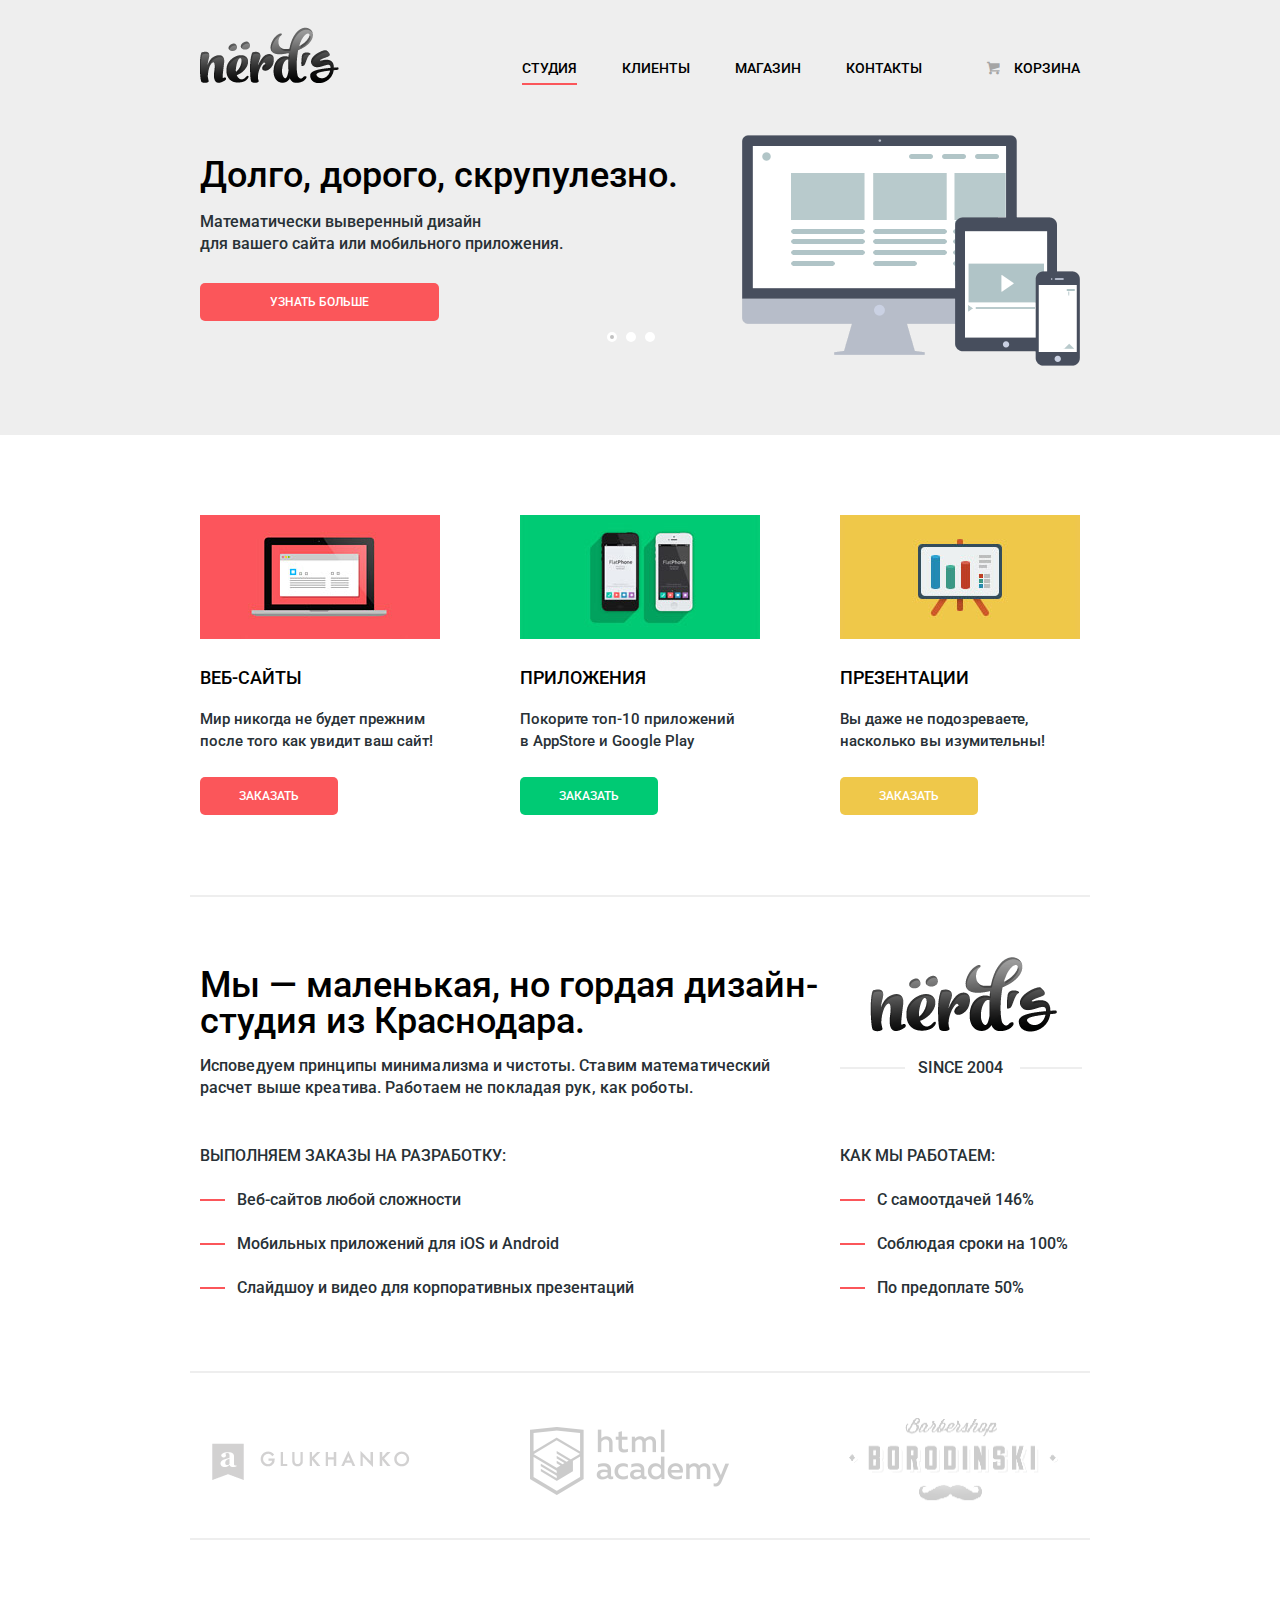
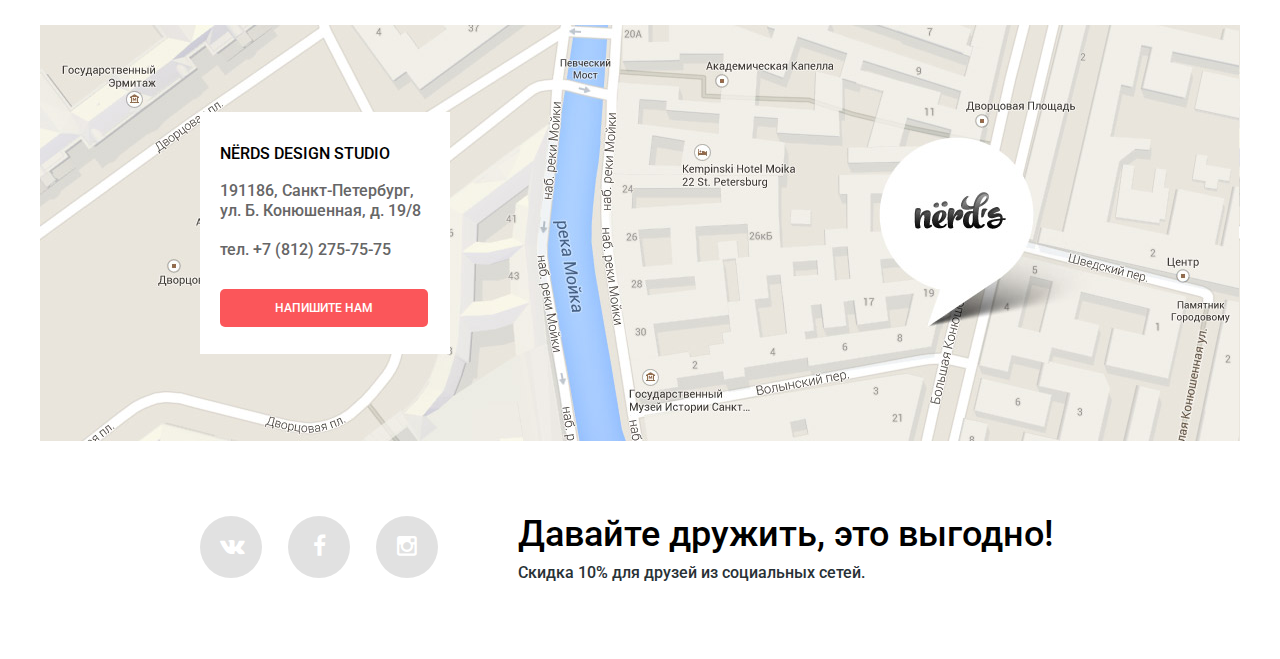
<file: index.html>
<!DOCTYPE html>
<html lang="ru">
  <head>
    <meta charset="utf-8">
    <title>HTML Academy: Нёрдс</title>
    <link href="https://fonts.googleapis.com/css?family=Roboto:500,700&subset=latin,cyrillic" rel="stylesheet" type="text/css">
    <link rel="stylesheet" href="css/normalize.css">
    <link rel="stylesheet" href="css/style.min.css">
  </head>
  <body>

    <header class="main-header">
      <div class="container">
        <div class="header-top clearfix">
          <div class="logo">
            <img src="img/logo.png" width="139" height="56" alt="Nerds">
          </div>
          <nav class="main-menu">
           <ul>
            <li class="on-page">Студия</li>
            <li><a href="#">Клиенты</a></li>
            <li><a href="catalog.html">Магазин</a></li>
            <li><a href="#">Контакты</a></li>
           </ul>
          </nav>
          <div class="user-block">
            <a class="basket" href="#"><span class="icon-basket"></span>Корзина</a>
          </div>
        </div>
      </div>
    </header>
    <!-- end main-header -->

    <!-- slider -->
    <div class="slider">
      <div class="slider-content">
       <input type="radio" id="btn-1" name="toggle" checked>
       <input type="radio" id="btn-2" name="toggle">
       <input type="radio" id="btn-3" name="toggle">
       <div class="slider-controls">
        <label for="btn-1"></label>
        <label for="btn-2"></label>
        <label for="btn-3"></label>
       </div>

       <div class="slides">
        <div class="slide">
         <div class="slide-text">
          <b class="slide-title">Долго, дорого, скрупулезно.</b>
          <p>Математически выверенный дизайн<br> для вашего сайта или мобильного приложения.</p>
          <a class="btn btn-slide btn-red" href="#">Узнать больше</a></div>
        </div>

        <div class="slide">
         <div class="slide-text">
          <div class="slide-title">Любите ли вы математику,<br> как любим ее мы?</div>
          <p>Нашим дизайнерам мы удаляем нейроны, ответственные<br> за креатив, чтобы дать им возможность все просчитать.</p>
          <a class="btn btn-slide btn-red" href="#">Узнать больше</a></div>
        </div>

        <div class="slide">
         <div class="slide-text">
          <div class="slide-title">Только наркотики,<br> только хардкор!</div>
          <p>Все дизайнерские решения в нашей компании принимаются только под воздействием
            качественных галлюциногенов.</p>
          <a class="btn btn-slide btn-red" href="#">Узнать больше</a></div>
        </div>
       </div>
      </div>
    </div>

  <!-- end slider -->

    <main>
      <section class="features">
       <div class="container clearfix">
        <div class="features-item">
          <img src="img/index-web.jpg" width="240" height="124" alt="Веб-сайты">
          <h2>Веб-сайты</h2>
          <p>Мир никогда не будет прежним после того как увидит ваш сайт!</p>
          <a class="btn btn-red" href="#">Заказать</a>
        </div>

        <div class="features-item">
          <img src="img/index-applications.jpg" width="240" height="124" alt="Приложения">
          <h2>Приложения</h2>
          <p>Покорите топ-10 приложений<br> в AppStore и Google Play</p>
          <a class="btn btn-green" href="#">Заказать</a>
        </div>

        <div class="features-item">
          <img src="img/index-presentations.jpg" width="240" height="124" alt="Презентации">
          <h2>Презентации</h2>
          <p>Вы даже не подозреваете, насколько вы изумительны!</p>
          <a class="btn btn-yellow" href="#">Заказать</a>
        </div>
       </div>
      </section>
  <!-- end features -->

      <section class="index-content">
        <div class="container clearfix">
         <div class="index-content-left">
          <div class="index-promo">Мы — маленькая, но гордая дизайн-студия из Краснодара.
          </div>
          <p class="index-promo-description">Исповедуем принципы минимализма и чистоты. Ставим математический расчет выше креатива. Работаем не покладая рук, как роботы.</p>
          <h3 class="promo-list-title">Выполняем заказы на разработку:</h3>
          <ul class="promo-list">
           <li>Веб-сайтов любой сложности</li>
           <li>Мобильных приложений для iOS и Android</li>
           <li>Слайдшоу и видео для корпоративных презентаций</li>
          </ul>
         </div>

         <div class="index-content-right">
          <img src="img/index-logo.png" width="187" height="75" alt="Nerds since 2004">
          <p class="logo-title">Since 2004</p>
          <h3 class="promo-list-title promo-list-title-special">Как мы работаем:</h3>
          <ul class="promo-list">
            <li>С самоотдачей 146%</li>
            <li>Соблюдая сроки на 100%</li>
            <li>По предоплате 50%</li>
          </ul>
         </div>
        </div>
      </section>
  <!-- end index-content -->

      <div class="logos-list">
        <div class="container clearfix">
         <div class="logo-item logo-glukhanko"><a href="#"><img src="img/index-glukhanko.png" width="198" height="37" alt="Glukhanko"></a>
         </div>
         <div class="logo-item logo-htmlacademy"><a href="#"><img src="img/index-htmlacademy.png" width="199" height="68" alt="html academy"></a>
         </div>
         <div class="logo-item logo-borodinsky"><a href="#"><img src="img/index-borodinsky.png" width="209" height="86" alt="Borodinski"></a>
         </div>
       </div>
     </div>
    </main>
  <!-- end logos-list -->

  <section class="map">
      <div id="yandex-map"></div>
      <div class="contacts">
        <h3>Nёrds design studio</h3>
        <p>191186, Санкт-Петербург,<br>
          ул. Б. Конюшенная, д. 19/8</p>
        <a class="phone" href="tel.:+7(812)275-75-75">тел. +7 (812) 275-75-75</a>
        <a class="btn btn-contacts btn-red" href="#">Напишите нам</a>
      </div>
  </section>
  <!-- end map -->

    <footer class="main-footer">
      <div class="container clearfix">
          <div class="footer-social">
            <a class="social" href="#">Вконтакте<span class="icon-vk"></span></a>
            <a class="social" href="#">Фейсбук<span class="icon-facebook"></span></a>
            <a class="social" href="#">Инстаграм<span class="icon-instagramm"></span></a>
          </div>
          <div class="discount">
            <div class="index-promo">Давайте дружить, это выгодно!
            </div>
            <p>Скидка 10% для друзей из социальных сетей.</p>
          </div>
        </div>
    </footer>

    <div class="modal-content">
      <button class="modal-content-close" type="button" title="Закрыть"></button>
      <form class="comment-form" action="https://echo.htmlacademy.ru" method="post">
       <div class="clearfix">
        <div class="username-content">
          <label for="username-field">Ваше имя:</label>
          <input type="text" name="username" id="username-field" placeholder="Представьтесь, пожалуйста">
        </div>
        <div class="email-content">
          <label for="email-field">Ваш e-mail</label>
          <input type="text" name="email" id="email-field" placeholder="Для отправки ответа">
        </div>
       </div>
        <label for="comment-field">Текст письма</label>
        <textarea name="comment" id="comment-field" rows="5">В свободной форме</textarea>
        <button class="btn btn-modal btn-red" type="submit" title="Отправить">Отправить</button>
      </form>
    </div>

  <script type="text/javascript" charset="utf-8" src="https://api-maps.yandex.ru/services/constructor/1.0/js/?sid=Scouh-xEDebW1wq-05rNnuZiOnHB8fqv&width=1200&height=416&lang=ru_RU&sourceType=constructor&id=yandex-map"></script>
  <script src="js/script.min.js"></script>
 </body>
</html>
</file>
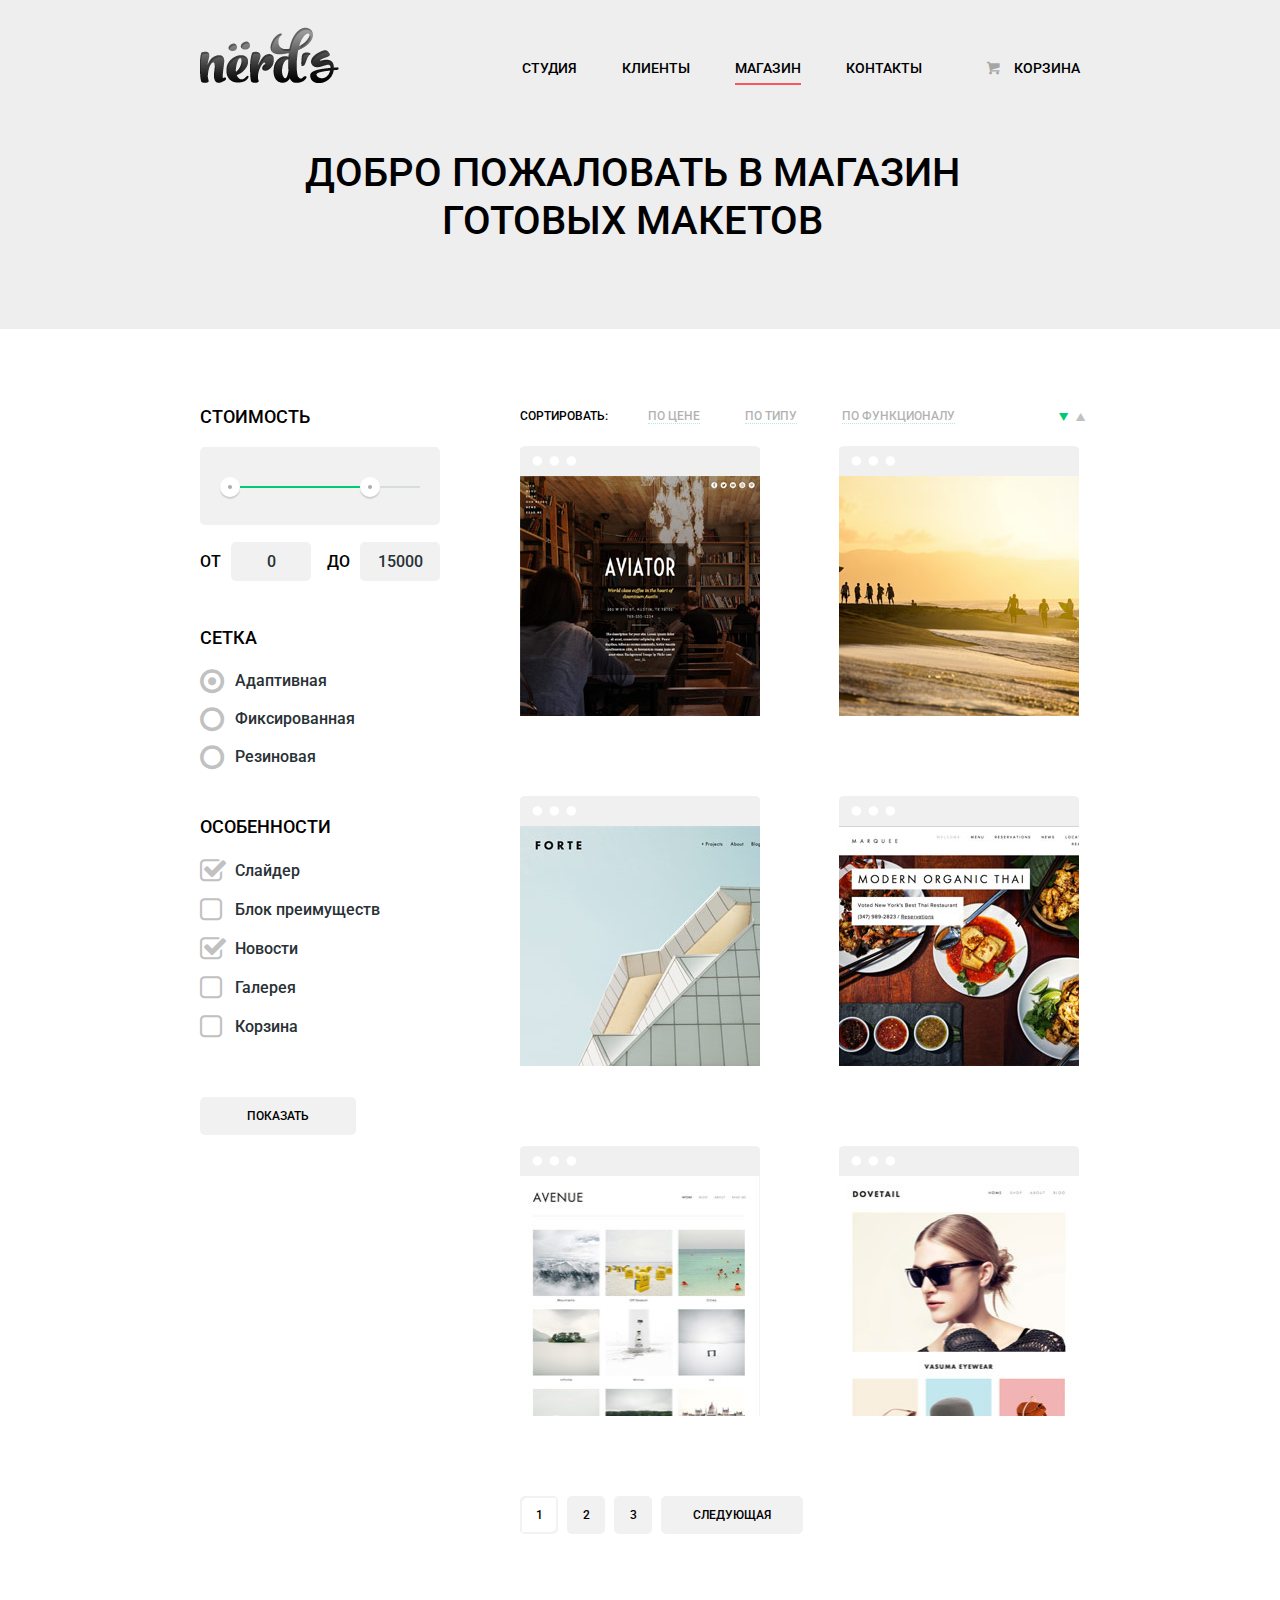
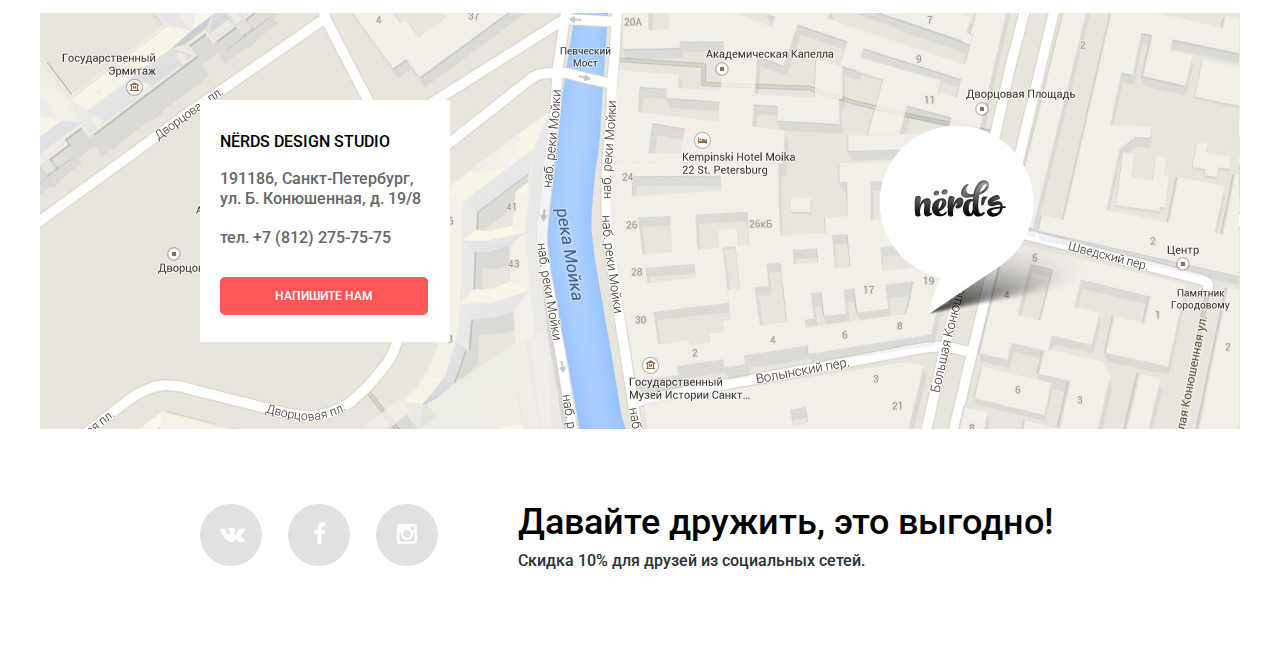
<file: catalog.html>
<!DOCTYPE html>
<html lang="ru">
  <head>
    <meta charset="utf-8">
    <title>Каталог Нёрдс</title>
    <link href="https://fonts.googleapis.com/css?family=Roboto:500,700&subset=latin,cyrillic" rel="stylesheet" type="text/css">
    <link rel="stylesheet" href="css/normalize.css">
    <link rel="stylesheet" href="css/style.min.css">
  </head>
  <body>

    <header class="main-header">
      <div class="container clearfix">
        <div class="logo">
          <a href="index.html"><img src="img/logo.png" width="139" height="56" alt="Nerds"></a>
        </div>
        <nav class="main-menu">
          <ul>
            <li><a href="index.html">Студия</a></li>
            <li><a href="#">Клиенты</a></li>
            <li class="on-page">Магазин</li>
            <li><a href="#">Контакты</a></li>
          </ul>
        </nav>
        <div class="user-block">
          <a class="cart" href="#"><span class="icon-basket"></span>Корзина</a>
        </div>
      </div>
    </header>
  <!-- end main-header -->

   <div class="welcome">
     <div class="container">
       <div class="welcome-text">Добро пожаловать в магазин готовых макетов</div>
     </div>
   </div>

    <main>
     <div class="catalog-content">
       <div class="container clearfix">
        <form class="filter-form" action="https://echo.htmlacademy.ru" method="post">

         <div class="range-filter">
          <h2>Стоимость</h2>
          <div class="range-controls">
            <div class="scale">
              <div class="bar" style="margin-left: 0%; width: 70%"></div>
            </div>
            <div class="toggle toggle-min"></div>
            <div class="toggle toggle-max"></div>
          </div>
          <div class="price-controls">
            <label class="min-price">от<input name="min-price" type="text" value="0"></label>
            <label class="max-price">до<input name="max-price" type="text" value="15000"></label>
          </div>
         </div>

          <div class="filter-item">
            <h2>Сетка</h2>
            <input type="radio" name="grids" value="responsive" id="responsive-field" checked>
            <label for="responsive-field">Адаптивная</label>
            <input type="radio" name="grids" value="fixed" id="fixed-field">
            <label for="fixed-field">Фиксированная</label>
            <input type="radio" name="grids" value="fluid" id="fluid-field">
            <label for="fluid-field">Резиновая</label>
          </div>

          <div class="filter-item">
            <h2>Особенности</h2>
            <input type="checkbox" name="slider" id="slider-field" checked>
            <label for="slider-field">Слайдер</label>
            <input type="checkbox" name="advantage" id="advantage-field">
            <label for="advantage-field">Блок преимуществ</label>
            <input type="checkbox" name="news" id="news-field" checked>
            <label for="news-field">Новости</label>
            <input type="checkbox" name="gallery" id="gallery-field">
            <label for="gallery-field">Галерея</label>
            <input type="checkbox" name="cart" id="cart-field">
            <label for="cart-field">Корзина</label>
          </div>
          <button class="btn btn-show btn-gray">Показать</button>
        </form>

  <!-- end form -->

       <div class="catalog-items">

        <div class="sort">
          <h4>Сортировать:</h4>
          <ul>
            <li><a href="#">По цене</a></li>
            <li><a href="#">По типу</a></li>
            <li><a href="#">По функционалу</a></li></ul>
          <div class="arrows">
            <a href="#" class="icon-down-dir active"></a>
            <a href="#" class="icon-up-dir"></a>
          </div>
        </div>

        <div class="catalog-list">
          <div class="catalog-item">
            <a href="#"><img src="img/catalog-aviator.jpg" width="240" height="240" alt="Aviator"></a>
            <div class="item-price">
              <h2 class="item-title">Aviator</h2>
              <p class="item-text">Одностраничный макет<br> с авторским дизайном</p>
              <a class="btn btn-price btn-red" href="#">8000 р.</a>
            </div>
          </div>
          <div class="catalog-item">
            <a href="#"><img src="img/catalog-sunset.jpg" width="240" height="240" alt="Sunset"></a>
            <div class="item-price">
              <h2 class="item-title">Sunset</h2>
              <p class="item-text">Интернет-магазин<br> с личным кабинетом</p>
              <a class="btn btn-price btn-red" href="#">10000 р.</a>
            </div>
          </div>
          <div class="catalog-item">
            <a href="#"><img src="img/catalog-forte.jpg" width="240" height="240" alt="Forte"></a>
            <div class="item-price">
              <h2 class="item-title">Forte</h2>
              <p class="item-text">Отличный макет<br> для личного блога</p>
              <a class="btn btn-price btn-red" href="#">5000 р.</a>
            </div>
          </div>
          <div class="catalog-item">
            <a href="#"><img src="img/catalog-thai.jpg" width="240" height="240" alt="Modern organic thai"></a>
            <div class="item-price">
              <h2 class="item-title">Modern organic<br> thai</h2>
              <p class="item-text">Сайт для ресторана<br> быстрого питания</p>
              <a class="btn btn-price btn-red" href="#">12000 р.</a>
            </div>
          </div>
          <div class="catalog-item">
            <a href="#"><img src="img/catalog-avenue.jpg" width="240" height="240" alt="Avenue"></a>
            <div class="item-price">
              <h2 class="item-title">Avenue</h2>
              <p class="item-text">Макет для блога о путешествиях</p>
              <a class="btn btn-price btn-red" href="#">8000 р.</a>
            </div>
          </div>
          <div class="catalog-item">
            <a href="#"><img src="img/catalog-dovetail.jpg" width="240" height="240" alt="Dovetail"></a>
            <div class="item-price">
              <h2 class="item-title">Dovetail</h2>
              <p class="item-text">Интернет-магазин<br> с галереей товаров</p>
              <a class="btn btn-price btn-red" href="#">14000 р.</a>
            </div>
          </div>
        </div>


          <div class="paginator">
            <a href="#1" class="current">1</a>
            <a href="#2">2</a>
            <a href="#3">3</a>
            <a href="#next">Следующая</a>
          </div>
        </div>

       </div>
      </div>
    </main>

    <section class="map">
     <div id="yandex-map"></div>
     <div class="contacts">
      <h3>Nёrds design studio</h3>
      <p>191186, Санкт-Петербург,<br>
       ул. Б. Конюшенная, д. 19/8</p>
      <a class="phone" href="tel.:+7(812)275-75-75">тел. +7 (812) 275-75-75</a>
      <a class="btn btn-contacts btn-red" href="#">Напишите нам</a>
     </div>
    </section>
      <!-- end map -->

    <footer class="main-footer">
     <div class="container clearfix">
      <div class="footer-social">
       <a class="social" href="#">Вконтакте<span class="icon-vk"></span></a>
       <a class="social" href="#">Фейсбук<span class="icon-facebook"></span></a>
       <a class="social" href="#">Инстаграм<span class="icon-instagramm"></span></a>
      </div>
      <div class="discount">
       <div class="index-promo">Давайте дружить, это выгодно!
       </div>
       <p>Скидка 10% для друзей из социальных сетей.</p>
      </div>
     </div>
    </footer>

    <div class="catalog-modal modal-content">
     <button class="modal-content-close" type="button" title="Закрыть"></button>
     <form class="comment-form" action="https://echo.htmlacademy.ru" method="post">
      <div class="username-content">
        <label for="username-field">Ваше имя:</label>
        <input type="text" name="username" id="username-field" placeholder="Представьтесь, пожалуйста">
      </div>
      <div class="email-content">
        <label for="email-field">Ваш e-mail</label>
        <input type="text" name="email" id="email-field" placeholder="Для отправки ответа">
      </div>
        <label for="comment-field">Текст письма</label>
        <textarea name="comment" id="comment-field" rows="5">В свободной форме</textarea>
        <button class="btn btn-modal btn-red" type="submit" title="Отправить">Отправить</button>
     </form>
    </div>

    <script type="text/javascript" charset="utf-8" src="https://api-maps.yandex.ru/services/constructor/1.0/js/?sid=Scouh-xEDebW1wq-05rNnuZiOnHB8fqv&width=1200&height=416&lang=ru_RU&sourceType=constructor&id=yandex-map"></script>
    <script src="js/script.min.js"></script>
  </body>
</html>
</file>
<file: css/style.min.css>
body{background:#fff;color:#000;font-family:"Roboto","Arial",sans-serif;font-size:14px;font-weight:500;line-height:18px;margin:0;min-width:900px;padding:0}@font-face{font-weight:400;font-style:normal;font-family:"symbols-nerds";src:url("../fonts/symbols-nerds.woff") format("woff"),url("../fonts/symbols-nerds.woff2") format("woff2")}[class*=" icon-"]::before,[class^=icon-]::before{display:inline-block;width:1em;margin-right:.2em;margin-left:.2em;font-weight:400;line-height:1em;font-family:"symbols-nerds";text-align:center;text-transform:none;text-decoration:inherit;font-style:normal;font-variant:normal;speak:none}.icon-basket::before{content:"\62"}.icon-facebook::before{content:"\66"}.icon-twitter::before{content:"\74"}.icon-vk::before{content:"\76"}.icon-up-dir::before{content:"\25b2"}.icon-down-dir::before{content:"\25bc"}.icon-circle::before{content:"\25cb"}.icon-circle-dot::before{content:"\25cf"}.icon-check-off::before{content:"\2610"}.icon-check-on::before{content:"\2611"}.icon-instagramm::before{content:"📷"}h2,h3,p{font-weight:500}h2{text-transform:uppercase;font-size:18px;line-height:30px}h3,p{color:#283136;font-size:16px;line-height:22px}h3{text-transform:uppercase}p{font-family:"Roboto","Arial",sans-serif}.clearfix::after{clear:both;content:"";display:table}.container{margin:0 auto;padding:0 10px;width:880px}.main-header{background-color:#eee;color:#000;padding-bottom:40px}.logo{float:left;height:56px;padding-top:27px;padding-right:137px;width:140px}.main-menu{float:left;width:480px}.main-menu ul{font-size:0;list-style:none;margin:0;padding:0}.main-menu li{display:inline-block;font-family:"Roboto","Arial",sans-serif;font-size:14px;font-weight:500;line-height:30px;margin-left:45px;padding-top:53px;text-transform:uppercase;vertical-align:top}.main-menu a{color:#000;text-decoration:none}.main-menu a:hover{border:none;color:#fb565a}.main-menu a:active{border:none;color:#8f8f8f}.on-page{border-bottom:2px solid #fb565a}.user-block{float:right;padding-top:53px;width:100px}.user-block a{color:#000;display:block;font-family:"Roboto","Arial",sans-serif;font-size:14px;font-weight:500;line-height:30px;text-align:right;text-decoration:none;text-transform:uppercase}.user-block span{opacity:.3;padding-right:11px}.user-block a:hover{border:none;color:#fb565a}.user-block a:hover span{opacity:1}.user-block a:active{border:none;color:#000;opacity:.4}.user-block a:active span{opacity:.15}.slider{background:#eee;margin-bottom:80px}.slider-content{margin:0 auto;position:relative;width:880px}.slide{background-position:100% 10px;background-repeat:no-repeat;min-height:310px}.slider input[type=radio]{display:none}.slider-controls{bottom:93px;height:10px;left:49%;margin-left:-100px;position:absolute;text-align:center;width:200px;z-index:100}.slider-controls label{background:#fff;border:3px solid #fff;border-radius:50%;cursor:pointer;display:inline-block;height:4px;margin:0 3px;vertical-align:top;width:4px}.slide-text{padding:32px 0;width:480px}.slide-title{font-size:36px;font-weight:500;line-height:36px}.slide p{color:#283136;font-weight:500;line-height:22px;margin:0;padding:18px 0 0}.slide:nth-child(1){background-image:url("../img/promo-computer.png")}.slide:nth-child(2){background-image:url("../img/promo-calculate.png")}.slide:nth-child(3){background-image:url("../img/promo-rainbow.png")}.slide{display:none}#btn-1:checked~.slides .slide:nth-child(1),#btn-2:checked~.slides .slide:nth-child(2),#btn-3:checked~.slides .slide:nth-child(3){display:block}#btn-1:checked~.slider-controls label[for=btn-1],#btn-2:checked~.slider-controls label[for=btn-2],#btn-3:checked~.slider-controls label[for=btn-3]{background:#c1c1c1}.promo-title{font-size:36px;line-height:36px}.btn{background-color:#fb565a;border-radius:5px;color:#fff;display:inline-block;font-family:"Roboto","Arial",sans-serif;font-size:12px;font-weight:500;line-height:18px;padding:10px 39px;text-decoration:none;text-transform:uppercase;vertical-align:top}.btn-slide{margin-top:28px;padding:10px 70px}.btn-green{background-color:#00ca74}.btn-green:hover{background-color:#01a25e}.btn-green:active{background-color:#009053;box-shadow:inset 0 2px 0 0 #007b47}.btn-yellow{background-color:#efc84a}.btn-yellow:hover{background-color:#d6ae2c}.btn-yellow:active{background-color:#c09b24;box-shadow:inset 0 2px 0 0 #a3841f}.btn-red:hover{background-color:#d6494d}.btn-red:active{background-color:#b63538;box-shadow:inset 0 2px 0 0 #9b2d30}.features{margin-bottom:60px}.features .container{border-bottom:2px solid #eee;padding-bottom:80px}.features-item{float:left;margin-right:80px;width:240px}.features-item:last-child{margin-right:0}.features-item h2{margin:0;padding:0}.features-item p{font-size:15px;margin:0;padding:15px 0 25px}.features-item img{padding-bottom:20px}.index-content .container{border-bottom:2px solid #eee;margin-bottom:45px;padding-bottom:50px}.index-content-left{float:left;padding-top:10px;width:620px}.index-content-right{float:right;width:240px}.index-content-right img{height:75px;margin-left:30px;margin-bottom:5px;width:187px}.logo-title{font-family:"Roboto","Arial",sans-serif;font-size:16px;font-weight:500;padding-left:14px;padding-right:14px;position:relative;text-align:center;text-transform:uppercase}.logo-title::after,.logo-title::before{background-color:#eee;content:"";display:inline-block;float:left;height:2px;left:0;position:absolute;top:10px;vertical-align:top;width:65px}.logo-title::after{float:right;left:180px;width:62px}.index-promo{font-size:36px;line-height:36px}.index-promo-description{letter-spacing:.1px;padding-bottom:30px}.index-content ul{list-style:none;margin:0;padding:0}.index-content li{color:#283136;font-size:16px;font-weight:500;line-height:22px;padding-left:37px;padding-bottom:22px;position:relative}.promo-list li::before{background:#fb565a;content:"";height:2px;left:0;position:absolute;top:10px;width:25px}.promo-list-title{margin:0;padding:0 0 22px}.promo-list-title-special{padding-top:50px}.logos-list .container{border-bottom:2px solid #eee;padding-bottom:30px;margin-bottom:85px}.logo-item{display:inline-block;margin-right:117px;opacity:.2;vertical-align:middle}.logo-item:first-child{margin-left:12px}.logo-item:last-child{margin-right:0}.logo-item:active,.logo-item:hover{opacity:1}.map{background-image:url("../img/map.jpg");height:416px;margin-left:auto;margin-right:auto;margin-top:79px;position:relative;width:1200px}.contacts{background:#fff;min-height:215px;left:160px;padding-left:20px;padding-top:27px;position:absolute;top:87px;width:230px}.contacts h3{color:#000;line-height:30px;margin:0;padding-bottom:12px}.contacts p{color:#666;line-height:20px;margin:0;padding-bottom:19px}.contacts .phone{color:#666;display:block;font-family:"Roboto","Arial",sans-serif;font-size:16px;font-weight:500;line-height:20px;padding-bottom:29px;text-decoration:none}.btn-contacts{padding:10px 55px}.main-footer{padding-bottom:75px;padding-top:75px}.footer-social{float:left;width:240px}.social{background-color:#e1e1e1;border-radius:50%;color:#fff;display:inline-block;font-size:0;min-height:62px;margin-right:23px;text-align:center;vertical-align:top;width:62px}.social:last-child{margin-right:0}.social span{font-size:23px;line-height:62px}.social:hover{background-color:#fb565a}.social:active{background-color:#d6494d;box-shadow:inset 0 2px 0 0 #b63e42}.discount{float:right;width:562px}.discount p{margin:0;padding-top:10px}.modal-content{background:#fff;box-shadow:0 0 30px 5px rgba(0,0,0,.3);color:#000;display:none;left:50%;margin-left:-325px;padding:42px 80px;position:absolute;top:1590px;width:470px}.catalog-modal{top:276px}.modal-content-show{display:block}.modal-content-close{background-color:#fb565a;border:0;border-radius:50%;cursor:pointer;height:41px;outline:0;position:absolute;right:6px;top:6px;width:41px}.modal-content-close::after,.modal-content-close::before{background-color:#fff;border-radius:1px;content:"";height:4px;position:absolute;right:9px;top:18px;width:24px}.modal-content-close::before{transform:rotate(45deg)}.modal-content-close::after{transform:rotate(-45deg)}.comment-form input[type=text]{background:#fff;border:2px solid #d7dcde;color:#000;display:inline-block;font-family:"Roboto","Arial",sans-serif;font-size:12px;line-height:18px;margin:0 0 22px;outline:none;padding:7px 14px;text-transform:uppercase;vertical-align:top;width:188px}.comment-form input:hover,.comment-form textarea:hover{border-color:#a2a9ac}.comment-form input:focus,.comment-form textarea:focus{border-color:#56bffb}.comment-form label{display:block;font-family:"Roboto","Arial",sans-serif;font-size:16px;font-weight:500;line-height:18px;padding-bottom:10px}.comment-form .username-content{float:left;margin-right:20px;padding-top:12px}.comment-form .email-content{float:left;padding-top:12px}.comment-form textarea{background:#fff;border:2px solid #d7dcde;color:#000;font-family:"Roboto","Arial",sans-serif;font-size:12px;line-height:18px;margin:0 0 45px;outline:none;padding:7px 14px 12px;resize:none;text-transform:uppercase;width:428px}.btn-modal{border:none;outline:none;padding:10px 195px;margin-bottom:5px}.welcome{background-color:#eee;min-height:90px;margin-bottom:73px;padding-bottom:84px;padding-top:24px}.welcome-text{font-size:40px;line-height:1.2;margin-left:82px;text-transform:uppercase;text-align:center;width:700px}.filter-form{float:left;width:240px}.range-filter{padding-bottom:42px}.range-filter h2{margin:0;padding-bottom:15px}.range-controls{background:#f1f1f1;border-radius:5px;height:39px;margin-bottom:17px;padding-left:20px;padding-right:20px;padding-top:39px;position:relative}.range-controls .scale{background:#d7dcde;height:2px}.range-controls .bar{background:#00ca74;height:2px;width:70%}.range-controls .toggle{background:#ababab;border:8px solid #fff;border-radius:50%;box-shadow:0 2px 1px 0 #cfcfcf;cursor:pointer;height:4px;left:0;position:absolute;top:30px;width:4px}.range-controls .toggle-min{left:20px}.range-controls .toggle-max{left:160px}.price-controls{font-size:0}.price-controls label{display:inline-block;font-size:16px;text-transform:uppercase;vertical-align:top;width:50%}.max-price{text-align:right}.filter-item label,.price-controls input{color:#283136;font-family:"Roboto","Arial",sans-serif;font-size:16px}.price-controls input{background:#f1f1f1;border:none;border-radius:5px;margin-left:10px;outline:none;padding:10px;text-align:center;width:60px}.filter-item{padding-bottom:27px}.filter-item h2{margin:0}.filter-item label{font-weight:500;line-height:20px}.filter-item label:hover{color:#000}input[type=radio]{display:none}input[type=radio]+label{cursor:pointer;display:block;line-height:20px;margin:18px 0;padding-left:35px;position:relative}input[type=radio]+label::before{color:#c1c1c1;content:"\25cb";font-family:"symbols-nerds";font-size:28px;height:28px;left:0;position:absolute;top:0;width:28px}input[type=radio]:checked+label::before{content:"\25cf"}input[type=checkbox]{display:none}input[type=checkbox]+label{cursor:pointer;display:block;line-height:20px;margin:19px 0;padding-left:35px;position:relative}input[type=checkbox]+label::before{color:#c1c1c1;content:"\2610";font-family:"symbols-nerds";font-size:28px;height:28px;left:0;position:absolute;top:0;width:28px}input[type=checkbox]:checked+label::before{content:"\2611"}input:hover+label::before{color:#b5b5b5}.btn-gray{background-color:#f1f1f1;color:#000}.btn-gray:hover{background-color:#e5e5e5}.btn-gray:active{background-color:#d5d5d5;box-shadow:inset 0 2px 0 0 #b5b5b5}.btn-show{border:none;margin-top:14px;outline:none;padding:10px 47px}.catalog-items{float:right;width:560px}.sort{padding-bottom:19px;padding-top:5px}.sort h4,.sort li{font-family:"Roboto","Arial",sans-serif;font-size:12px;font-weight:500;line-height:18px;padding:0;text-transform:uppercase}.sort h4{color:#000;float:left;margin:0}.sort ul{float:left;font-size:0;list-style:none;margin-right:94px;padding:0}.sort li{display:inline-block;margin-left:45px;vertical-align:top}.sort li:first-child{margin-left:40px}.sort li a{border-bottom:1px dotted #00ca74;color:#000;opacity:.3;text-decoration:none}.sort li a:hover{border-bottom:1px solid #00ca74;opacity:1}.sort li .active,.sort li a:active{border:none;opacity:1}.icon-down-dir,.icon-up-dir{color:#c1c1c1;display:inline-block;font-size:20px;text-decoration:none;vertical-align:top;width:14px}.icon-down-dir:hover,.icon-up-dir:hover{color:#b5b5b5}.icon-down-dir:active,.icon-up-dir:active{color:#000}.active{color:#00ca74}.catalog-item{display:inline-block;height:240px;margin-right:76px;margin-bottom:80px;margin-top:30px;position:relative;vertical-align:top;width:240px}.catalog-item:nth-child(even){margin-right:0}.catalog-item::before{border-radius:5px;content:url("../img/browser.png");display:block;opacity:.1;position:absolute;top:-30px}.catalog-item:hover::before{opacity:1}.item-price{background-color:#fff;cursor:pointer;display:none;height:200px;left:20px;position:absolute;top:20px;width:200px}.item-title{line-height:1.2;margin-bottom:20px;margin-top:35px;text-align:center}.item-text{font-size:14px;line-height:18px;text-align:center}.catalog-item:nth-child(4) .item-title{margin-bottom:10px}.catalog-item:nth-child(4) .btn-price{margin-top:15px}.btn-price{box-sizing:border-box;font-size:18px;margin:30px;padding:10px 0;text-align:center;vertical-align:bottom;width:140px}.catalog-item:hover .item-price{display:block}.paginator{white-space:nowrap;width:285px}.paginator a{background:#f1f1f1;border-radius:5px;color:#000;display:inline-block;font-family:"Roboto","Arial",sans-serif;font-size:12px;font-weight:500;height:38px;line-height:38px;margin-right:6px;min-width:38px;text-align:center;text-decoration:none;text-transform:uppercase;vertical-align:middle}.paginator a:last-child{min-width:142px}.paginator a:hover{background-color:#e5e5e5}.paginator a:active{background-color:#d5d5d5;box-shadow:inset 0 2px 0 0 #b5b5b5}.paginator .current{cursor:default}.paginator .current,.paginator .current:hover{background-color:#fff;box-shadow:inset 2px 2px 0 0 #f2f2f2,inset -2px -2px 0 0 #f2f2f2}
</file>
